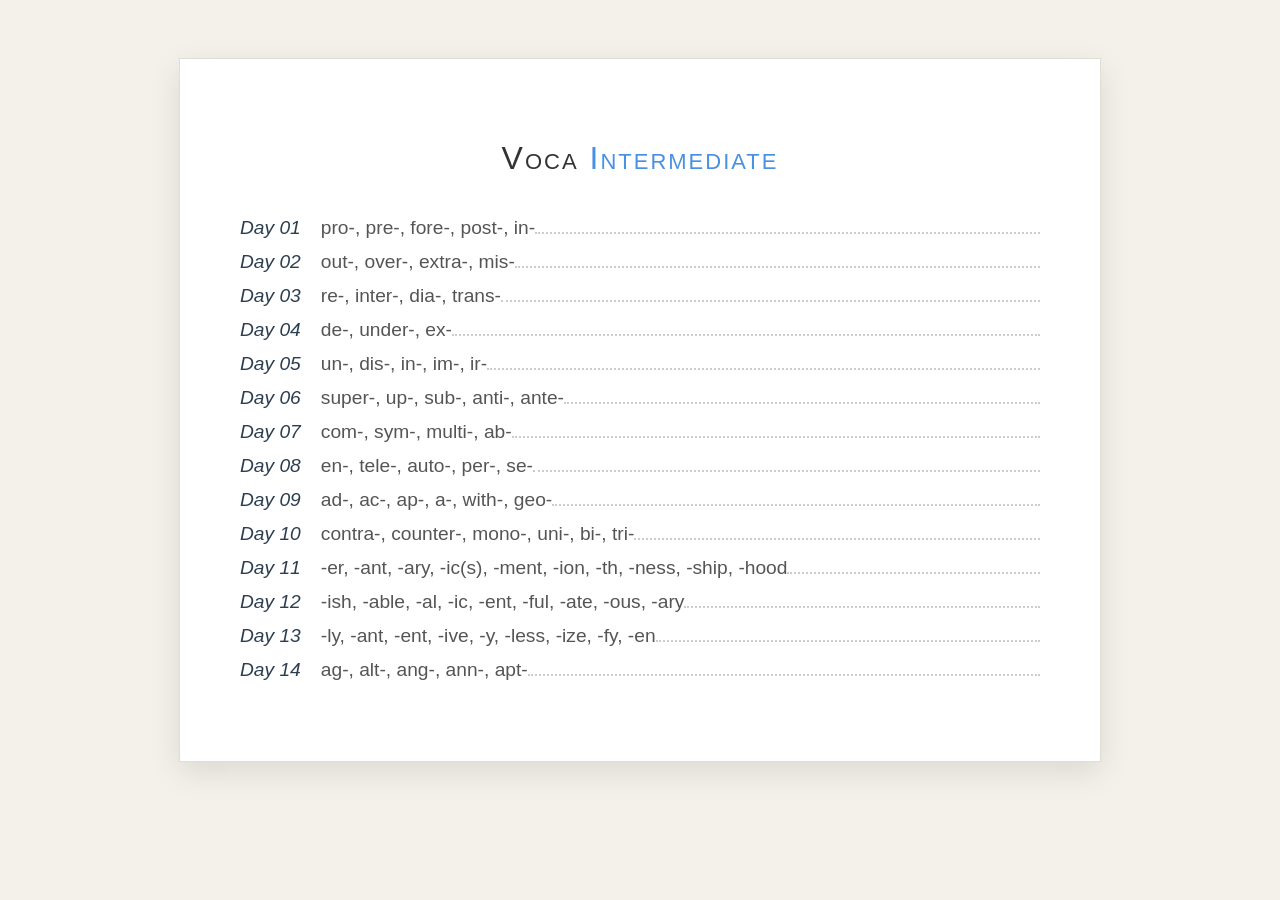
<file: index.html>
<!DOCTYPE html>
<html lang="en">

<head>
    <meta charset="UTF-8">
    <meta name="viewport" content="width=device-width, initial-scale=1.0">
    <title>Voca - Intermediate</title>
</head>
<style>
    :root {
        --primary: #4a90e2;
        --success: #2ecc71;
        --danger: #e74c3c;
        --text: #2c3e50;
    }

    /* Background styling to mimic a book page */
    body {
        background-color: #f4f1ea;
        /* Soft cream/paper color */
        display: flex;
        justify-content: center;
        padding: 50px;
    }

    .book-page {
        background: white;
        width: 100%;
        max-width: 800px;
        padding: 60px;
        box-shadow: 0 10px 30px rgba(0, 0, 0, 0.1);
        border: 1px solid #e0ddd5;
    }

    h1 {
        font-family: 'Arial', serif;
        text-align: center;
        font-weight: normal;
        font-variant: small-caps;
        letter-spacing: 2px;
        margin-bottom: 40px;
        color: #333;
    }

    .index-list {
        font-family: 'Arial', serif;
        font-size: 1.2rem;
        list-style: none;
        padding: 0;
    }

    .index-list li {
        display: flex;
        align-items: baseline;
        /* Ensures text and numbers line up on the bottom */
        margin-bottom: 12px;
    }

    .index-list li a {
        text-decoration: none;
        color: #2c3e50;
        padding-right: 10px;
        font-style: italic;
    }

    /* The Dotted Leader */
    .index-list li::after {
        content: "";
        flex-grow: 1;
        border-bottom: 2px dotted #ccc;
        height: 1px;
    }

    .index-list li span {
        padding-left: 10px;
        color: #555;
    }

    /* Hover effect for a modern touch */
    .index-list li:hover a {
        color: #a67c00;
        /* Gold accent */
    }

    .level {
        color: var(--primary)
    }
</style>

<body>
    <div class="book-page">
        <div class="index-wrapper">
            <h1>Voca <span class="level">Intermediate</span></h1>

            <ul class="index-list">
                <li><a href="day-01.html">Day 01</a><span>pro-, pre-, fore-, post-, in-</span></li>
                <li><a href="day-02.html">Day 02</a><span>out-, over-, extra-, mis-</span></li>
                <li><a href="day-03.html">Day 03</a><span>re-, inter-, dia-, trans-</span></li>
                <li><a href="day-04.html">Day 04</a><span>de-, under-, ex-</span></li>
                <li><a href="day-05.html">Day 05</a><span>un-, dis-, in-, im-, ir-</span></li>
                <li><a href="day-06.html">Day 06</a><span>super-, up-, sub-, anti-, ante-</span></li>
                <li><a href="day-07.html">Day 07</a><span>com-, sym-, multi-, ab-</span></li>
                <li><a href="day-08.html">Day 08</a><span>en-, tele-, auto-, per-, se-</span></li>
                <li><a href="day-09.html">Day 09</a><span>ad-, ac-, ap-, a-, with-, geo-</span></li>
                <li><a href="day-10.html">Day 10</a><span>contra-, counter-, mono-, uni-, bi-, tri-</span></li>
                <li><a href="day-11.html">Day 11</a><span>-er, -ant, -ary, -ic(s), -ment, -ion, -th, -ness, -ship, -hood</span></li>
                <li><a href="day-12.html">Day 12</a><span>-ish, -able, -al, -ic, -ent, -ful, -ate, -ous, -ary</span></li>
                <li><a href="day-13.html">Day 13</a><span>-ly, -ant, -ent, -ive, -y, -less, -ize, -fy, -en</span></li>
                <li><a href="day-14.html">Day 14</a><span>ag-, alt-, ang-, ann-, apt-</span></li>
            </ul>
        </div>
    </div>
</body>

</html>
</file>
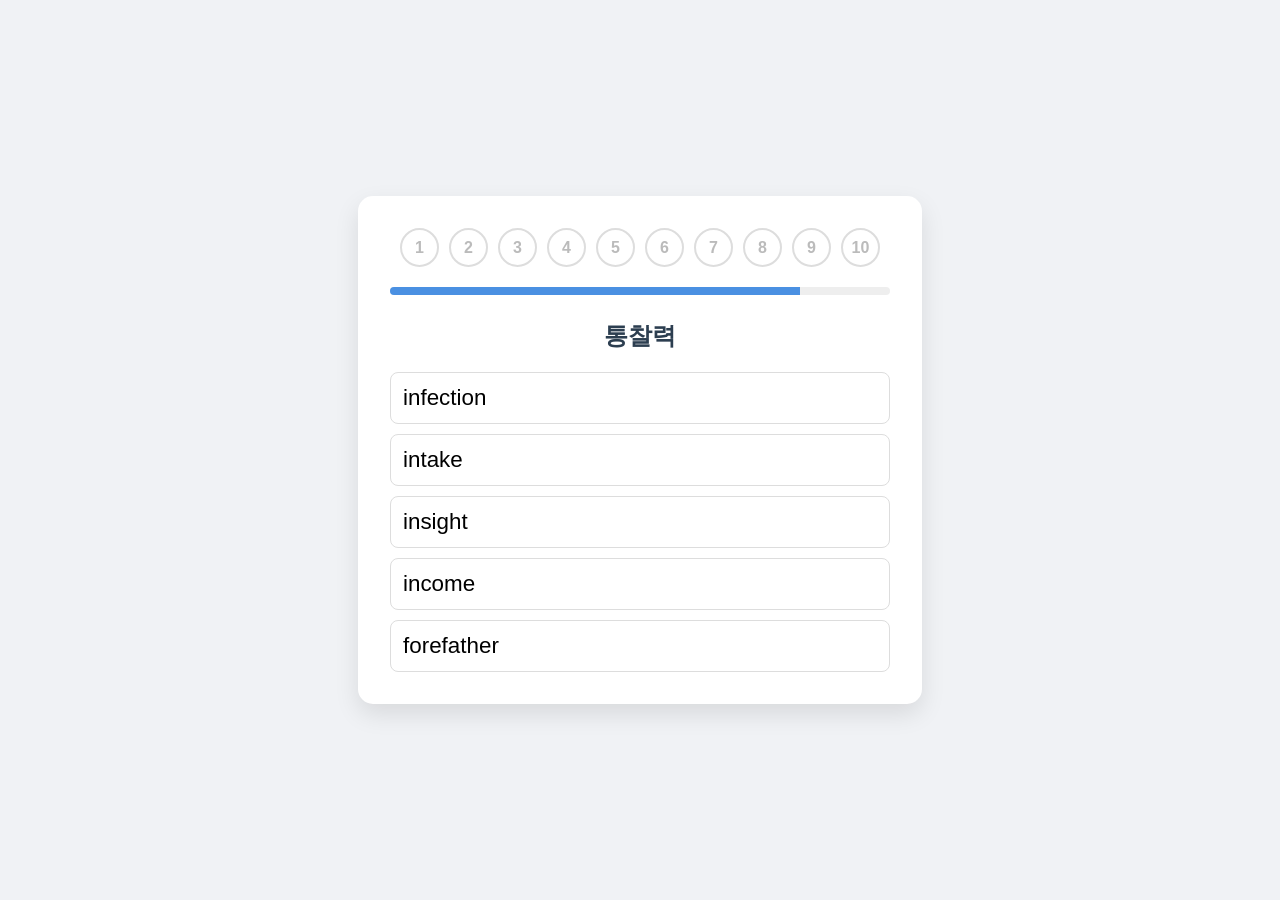
<file: day-01.html>
<!DOCTYPE html>
<html lang="en">
<head>
    <meta charset="UTF-8">
    <meta name="viewport" content="width=device-width, initial-scale=1.0">
    <title>Day 01 : pro-, pre-, fore-, post-, in-</title>
    <link rel="stylesheet" href="style.css">
</head>
<body>

<div class="quiz-container">
    <div class="score-tracker" id="tracker">
        <div class="indicator" id="ind-0">1</div>
        <div class="indicator" id="ind-1">2</div>
        <div class="indicator" id="ind-2">3</div>
        <div class="indicator" id="ind-3">4</div>
        <div class="indicator" id="ind-4">5</div>
        <div class="indicator" id="ind-5">6</div>
        <div class="indicator" id="ind-6">7</div>
        <div class="indicator" id="ind-7">8</div>
        <div class="indicator" id="ind-8">9</div>
        <div class="indicator" id="ind-9">10</div>
    </div>

    <div class="timer-bg" id="timer-box">
        <div id="timer-fill"></div>
    </div>

    <div id="quiz-screen">
        <div class="question-box">
            <h2 id="question-text">Loading...</h2>
            <div class="answer-list" id="answer-options"></div>
        </div>
    </div>

    <div id="result-screen">
        <h2>Intermediate Day <span class="day">01</span> Score</h2>
        <h1 id="final-score">0 / 5</h1>
        <button onclick="location.reload()" class="answer-btn" style="width: 100%; text-align: center; background: var(--primary); color: white; border: none;">Restart Quiz</button>
    </div>
</div>
<script type="module" src="day01.js"></script>
</body>
</html>
</file>
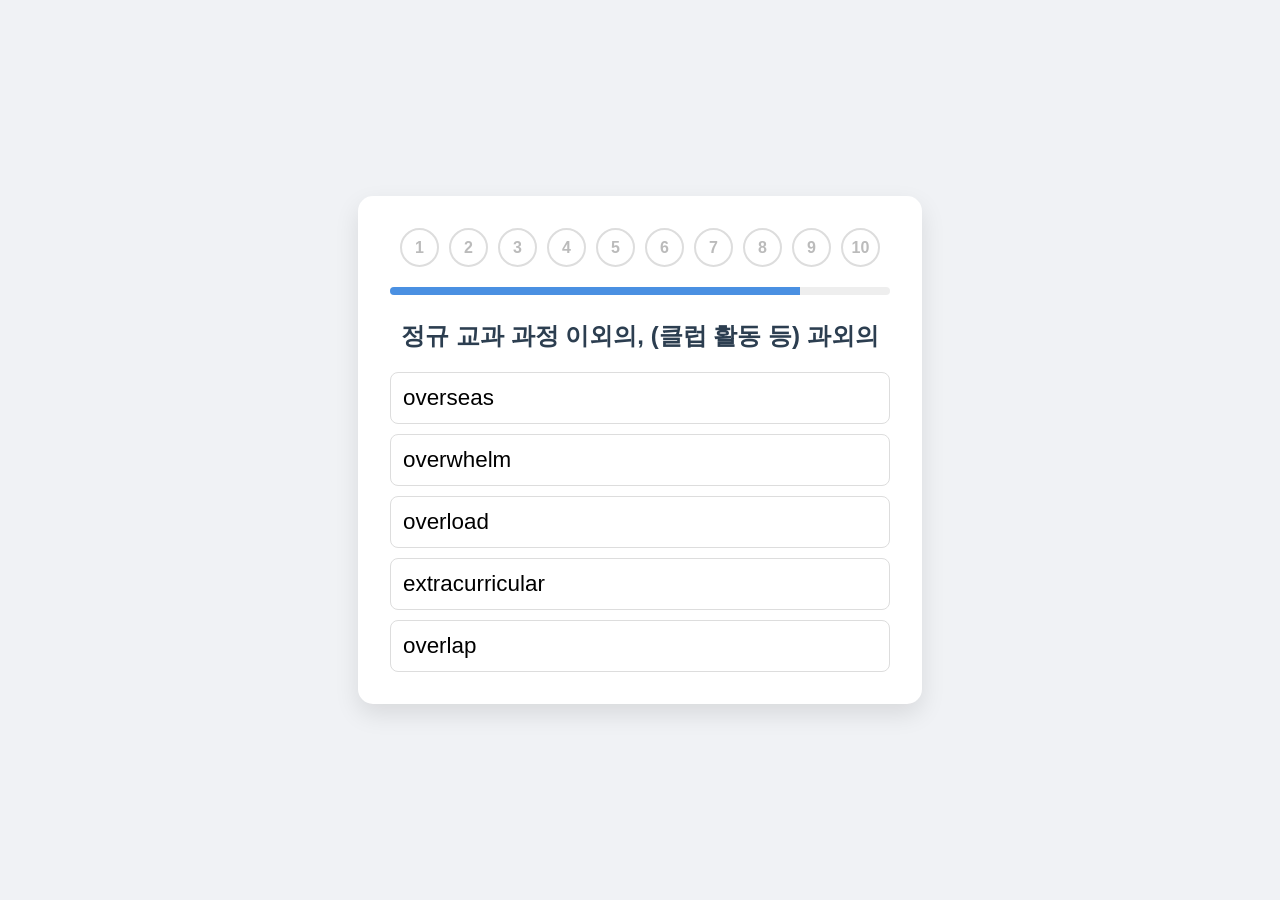
<file: day-02.html>
<!DOCTYPE html>
<html lang="en">
<head>
    <meta charset="UTF-8">
    <meta name="viewport" content="width=device-width, initial-scale=1.0">
    <title>Day 02 : out-, over-, extra-, mis-</title>
    <link rel="stylesheet" href="style.css">
</head>
<body>

<div class="quiz-container">
    <div class="score-tracker" id="tracker">
        <div class="indicator" id="ind-0">1</div>
        <div class="indicator" id="ind-1">2</div>
        <div class="indicator" id="ind-2">3</div>
        <div class="indicator" id="ind-3">4</div>
        <div class="indicator" id="ind-4">5</div>
        <div class="indicator" id="ind-5">6</div>
        <div class="indicator" id="ind-6">7</div>
        <div class="indicator" id="ind-7">8</div>
        <div class="indicator" id="ind-8">9</div>
        <div class="indicator" id="ind-9">10</div>
    </div>

    <div class="timer-bg" id="timer-box">
        <div id="timer-fill"></div>
    </div>

    <div id="quiz-screen">
        <div class="question-box">
            <h2 id="question-text">Loading...</h2>
            <div class="answer-list" id="answer-options"></div>
        </div>
    </div>

    <div id="result-screen">
        <h2>Intermediate Day <span class="day">02</span> Score</h2>
        <h1 id="final-score">0 / 5</h1>
        <button onclick="location.reload()" class="answer-btn" style="width: 100%; text-align: center; background: var(--primary); color: white; border: none;">Restart Quiz</button>
    </div>
</div>
<script type="module" src="day02.js"></script>
</body>
</html>
</file>
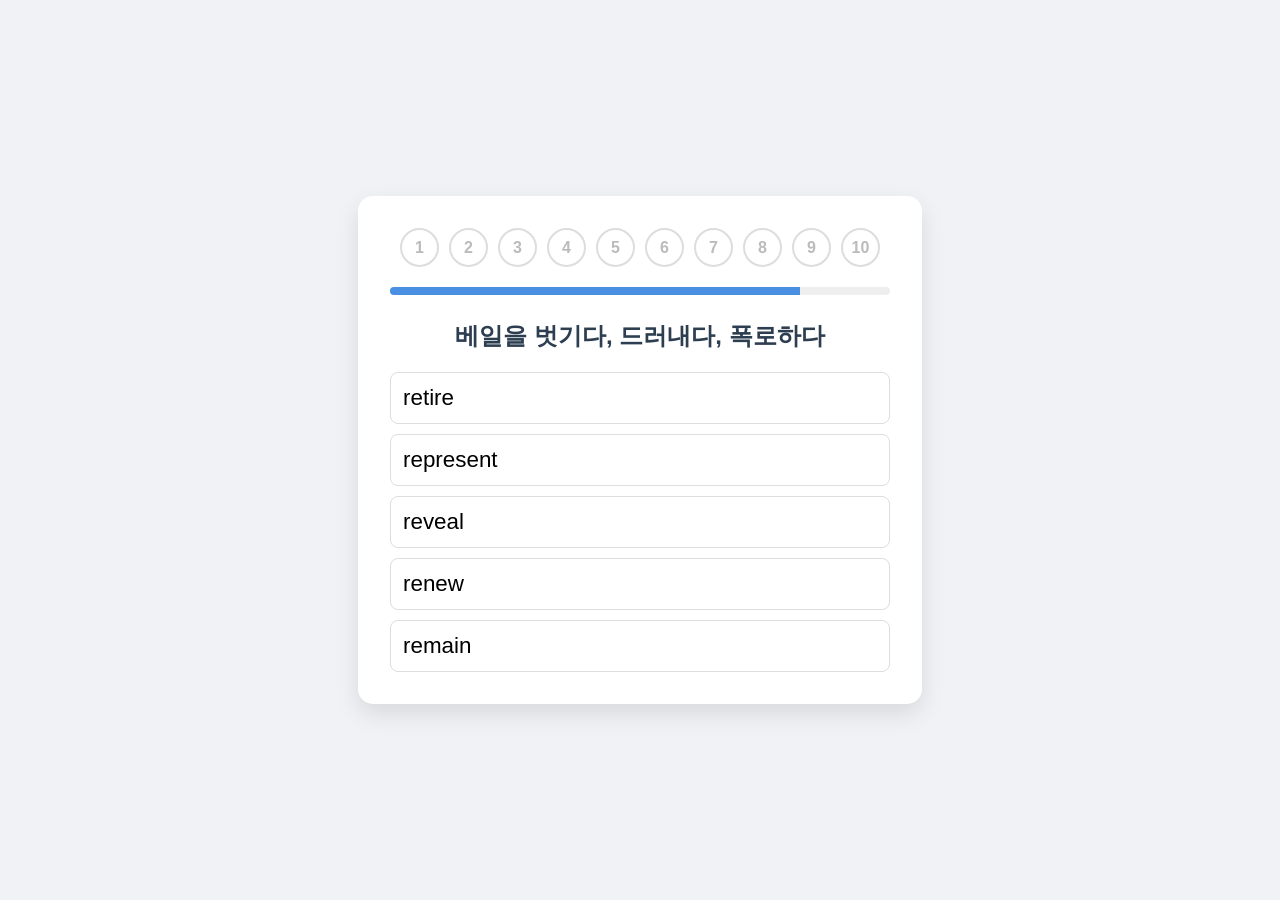
<file: day-03.html>
<!DOCTYPE html>
<html lang="en">
<head>
    <meta charset="UTF-8">
    <meta name="viewport" content="width=device-width, initial-scale=1.0">
    <title>Day 03 : re-, inter-, dia-, trans-</title>
    <link rel="stylesheet" href="style.css">
</head>
<body>

<div class="quiz-container">
    <div class="score-tracker" id="tracker">
        <div class="indicator" id="ind-0">1</div>
        <div class="indicator" id="ind-1">2</div>
        <div class="indicator" id="ind-2">3</div>
        <div class="indicator" id="ind-3">4</div>
        <div class="indicator" id="ind-4">5</div>
        <div class="indicator" id="ind-5">6</div>
        <div class="indicator" id="ind-6">7</div>
        <div class="indicator" id="ind-7">8</div>
        <div class="indicator" id="ind-8">9</div>
        <div class="indicator" id="ind-9">10</div>
    </div>

    <div class="timer-bg" id="timer-box">
        <div id="timer-fill"></div>
    </div>

    <div id="quiz-screen">
        <div class="question-box">
            <h2 id="question-text">Loading...</h2>
            <div class="answer-list" id="answer-options"></div>
        </div>
    </div>

    <div id="result-screen">
        <h2>Intermediate Day <span class="day">03</span> Score</h2>
        <h1 id="final-score">0 / 5</h1>
        <button onclick="location.reload()" class="answer-btn" style="width: 100%; text-align: center; background: var(--primary); color: white; border: none;">Restart Quiz</button>
    </div>
</div>
<script type="module" src="day03.js"></script>
</body>
</html>
</file>
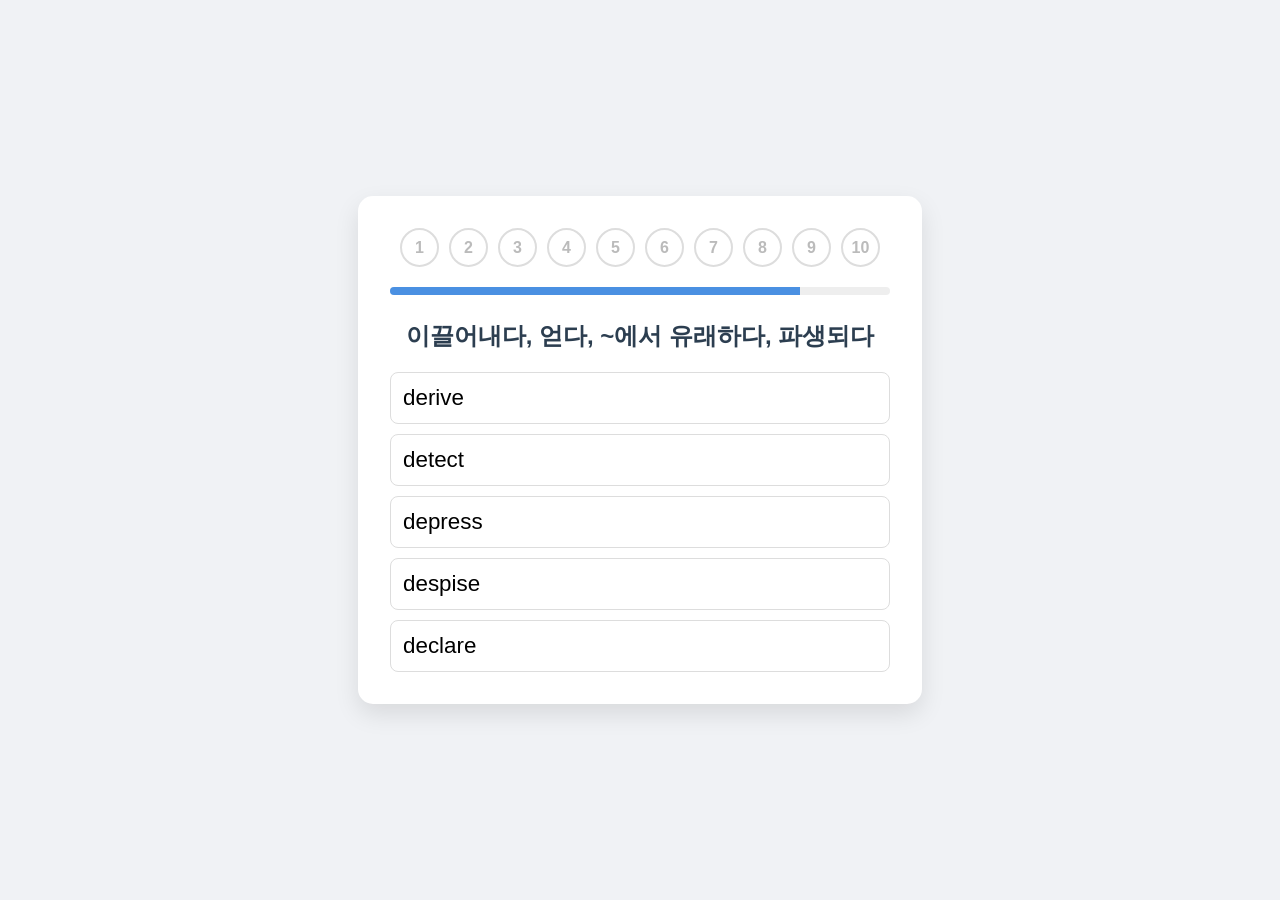
<file: day-04.html>
<!DOCTYPE html>
<html lang="en">
<head>
    <meta charset="UTF-8">
    <meta name="viewport" content="width=device-width, initial-scale=1.0">
    <title>Day 04 : de-, under-, ex-</title>
    <link rel="stylesheet" href="style.css">
</head>
<body>

<div class="quiz-container">
    <div class="score-tracker" id="tracker">
        <div class="indicator" id="ind-0">1</div>
        <div class="indicator" id="ind-1">2</div>
        <div class="indicator" id="ind-2">3</div>
        <div class="indicator" id="ind-3">4</div>
        <div class="indicator" id="ind-4">5</div>
        <div class="indicator" id="ind-5">6</div>
        <div class="indicator" id="ind-6">7</div>
        <div class="indicator" id="ind-7">8</div>
        <div class="indicator" id="ind-8">9</div>
        <div class="indicator" id="ind-9">10</div>
    </div>

    <div class="timer-bg" id="timer-box">
        <div id="timer-fill"></div>
    </div>

    <div id="quiz-screen">
        <div class="question-box">
            <h2 id="question-text">Loading...</h2>
            <div class="answer-list" id="answer-options"></div>
        </div>
    </div>

    <div id="result-screen">
        <h2>Intermediate Day <span class="day">04</span> Score</h2>
        <h1 id="final-score">0 / 5</h1>
        <button onclick="location.reload()" class="answer-btn" style="width: 100%; text-align: center; background: var(--primary); color: white; border: none;">Restart Quiz</button>
    </div>
</div>
<script type="module" src="day04.js"></script>
</body>
</html>
</file>
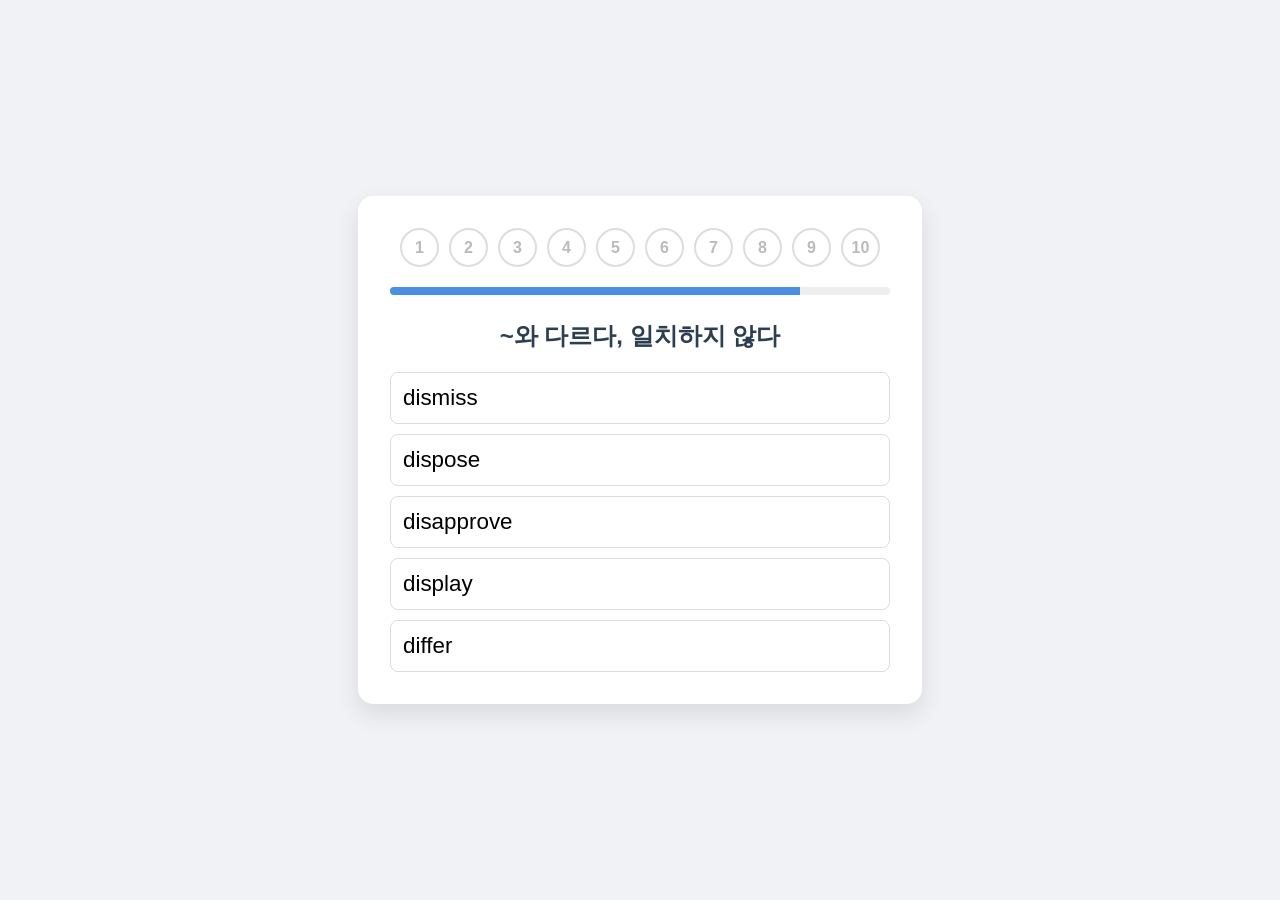
<file: day-05.html>
<!DOCTYPE html>
<html lang="en">
<head>
    <meta charset="UTF-8">
    <meta name="viewport" content="width=device-width, initial-scale=1.0">
    <title>Day 05 : un-, dis-, in-, im-, ir-</title>
    <link rel="stylesheet" href="style.css">
</head>
<body>

<div class="quiz-container">
    <div class="score-tracker" id="tracker">
        <div class="indicator" id="ind-0">1</div>
        <div class="indicator" id="ind-1">2</div>
        <div class="indicator" id="ind-2">3</div>
        <div class="indicator" id="ind-3">4</div>
        <div class="indicator" id="ind-4">5</div>
        <div class="indicator" id="ind-5">6</div>
        <div class="indicator" id="ind-6">7</div>
        <div class="indicator" id="ind-7">8</div>
        <div class="indicator" id="ind-8">9</div>
        <div class="indicator" id="ind-9">10</div>
    </div>

    <div class="timer-bg" id="timer-box">
        <div id="timer-fill"></div>
    </div>

    <div id="quiz-screen">
        <div class="question-box">
            <h2 id="question-text">Loading...</h2>
            <div class="answer-list" id="answer-options"></div>
        </div>
    </div>

    <div id="result-screen">
        <h2>Intermediate Day <span class="day">05</span> Score</h2>
        <h1 id="final-score">0 / 5</h1>
        <button onclick="location.reload()" class="answer-btn" style="width: 100%; text-align: center; background: var(--primary); color: white; border: none;">Restart Quiz</button>
    </div>
</div>
<script type="module" src="day05.js"></script>
</body>
</html>
</file>
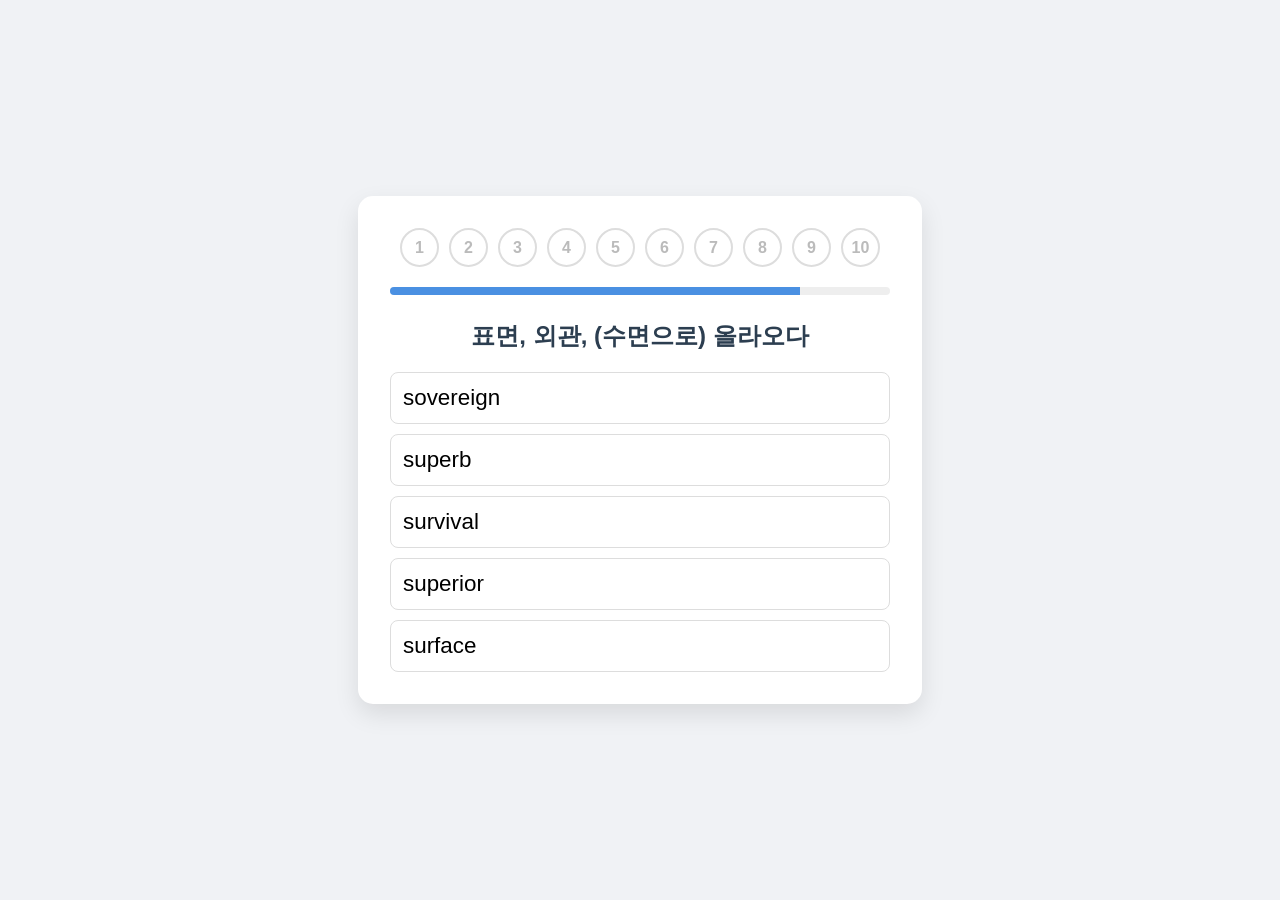
<file: day-06.html>
<!DOCTYPE html>
<html lang="en">
<head>
    <meta charset="UTF-8">
    <meta name="viewport" content="width=device-width, initial-scale=1.0">
    <title>Day 06 : super-, up-, sub-, anti-, ante-</title>
    <link rel="stylesheet" href="style.css">
</head>
<body>

<div class="quiz-container">
    <div class="score-tracker" id="tracker">
        <div class="indicator" id="ind-0">1</div>
        <div class="indicator" id="ind-1">2</div>
        <div class="indicator" id="ind-2">3</div>
        <div class="indicator" id="ind-3">4</div>
        <div class="indicator" id="ind-4">5</div>
        <div class="indicator" id="ind-5">6</div>
        <div class="indicator" id="ind-6">7</div>
        <div class="indicator" id="ind-7">8</div>
        <div class="indicator" id="ind-8">9</div>
        <div class="indicator" id="ind-9">10</div>
    </div>

    <div class="timer-bg" id="timer-box">
        <div id="timer-fill"></div>
    </div>

    <div id="quiz-screen">
        <div class="question-box">
            <h2 id="question-text">Loading...</h2>
            <div class="answer-list" id="answer-options"></div>
        </div>
    </div>

    <div id="result-screen">
        <h2>Intermediate Day <span class="day">06</span> Score</h2>
        <h1 id="final-score">0 / 5</h1>
        <button onclick="location.reload()" class="answer-btn" style="width: 100%; text-align: center; background: var(--primary); color: white; border: none;">Restart Quiz</button>
    </div>
</div>
<script type="module" src="day06.js"></script>
</body>
</html>
</file>
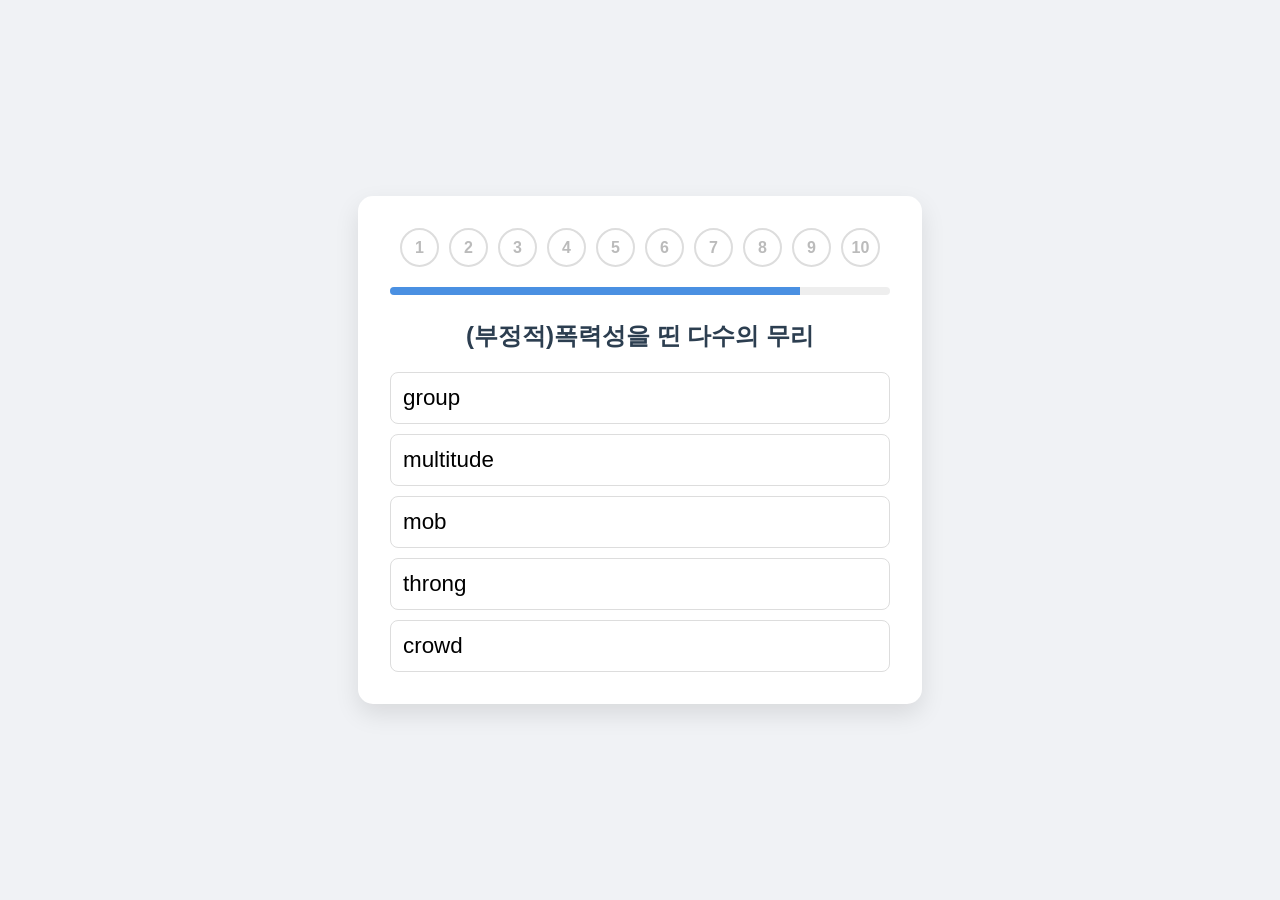
<file: day-07.html>
<!DOCTYPE html>
<html lang="en">
<head>
    <meta charset="UTF-8">
    <meta name="viewport" content="width=device-width, initial-scale=1.0">
    <title>Day 07 : com-, sym-, multi-, ab-</title>
    <link rel="stylesheet" href="style.css">
</head>
<body>

<div class="quiz-container">
    <div class="score-tracker" id="tracker">
        <div class="indicator" id="ind-0">1</div>
        <div class="indicator" id="ind-1">2</div>
        <div class="indicator" id="ind-2">3</div>
        <div class="indicator" id="ind-3">4</div>
        <div class="indicator" id="ind-4">5</div>
        <div class="indicator" id="ind-5">6</div>
        <div class="indicator" id="ind-6">7</div>
        <div class="indicator" id="ind-7">8</div>
        <div class="indicator" id="ind-8">9</div>
        <div class="indicator" id="ind-9">10</div>
    </div>

    <div class="timer-bg" id="timer-box">
        <div id="timer-fill"></div>
    </div>

    <div id="quiz-screen">
        <div class="question-box">
            <h2 id="question-text">Loading...</h2>
            <div class="answer-list" id="answer-options"></div>
        </div>
    </div>

    <div id="result-screen">
        <h2>Intermediate Day <span class="day">07</span> Score</h2>
        <h1 id="final-score">0 / 5</h1>
        <button onclick="location.reload()" class="answer-btn" style="width: 100%; text-align: center; background: var(--primary); color: white; border: none;">Restart Quiz</button>
    </div>
</div>
<script type="module" src="day07.js"></script>
</body>
</html>
</file>
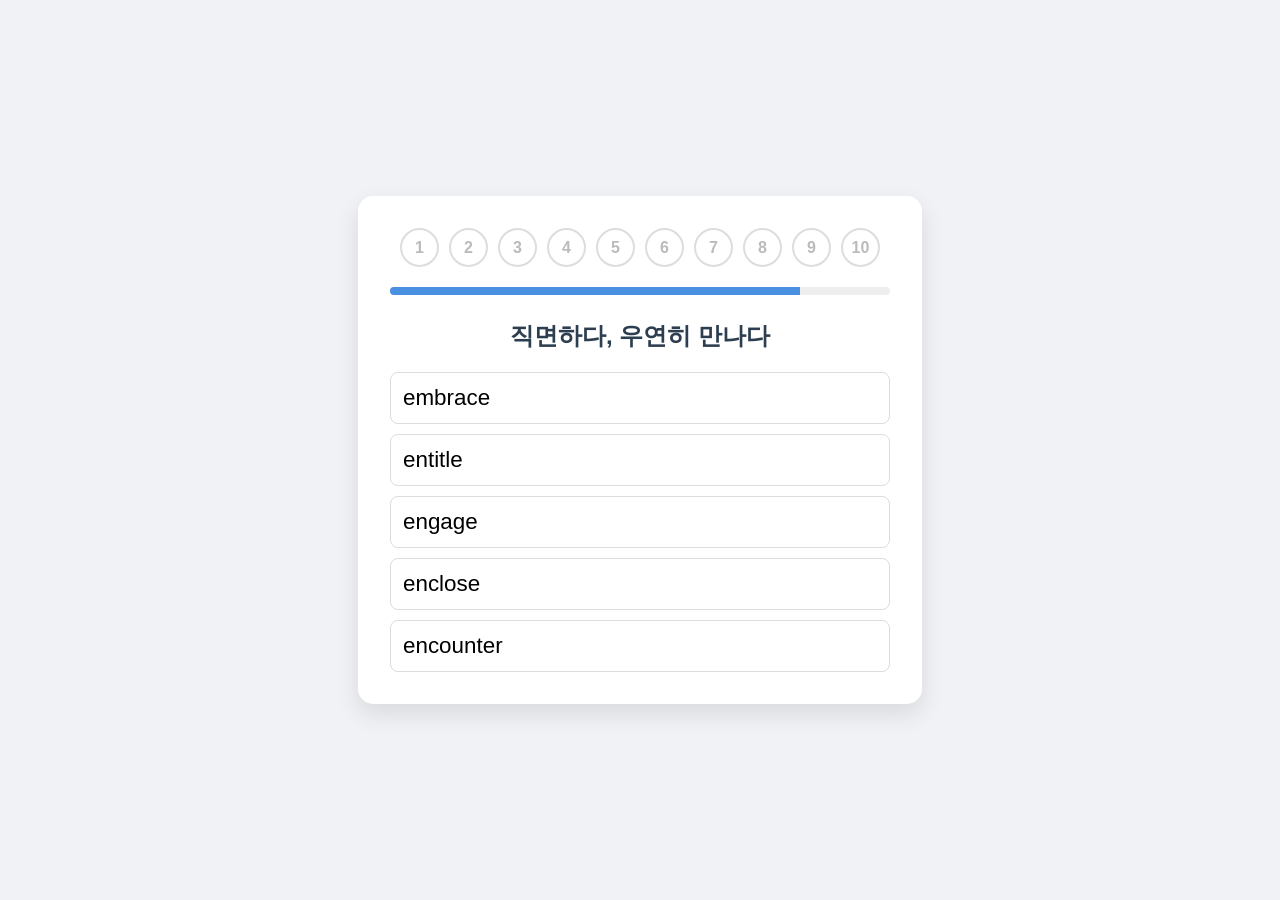
<file: day-08.html>
<!DOCTYPE html>
<html lang="en">
<head>
    <meta charset="UTF-8">
    <meta name="viewport" content="width=device-width, initial-scale=1.0">
    <title>Day 08 : en-, tele-, auto-, per-, se-</title>
    <link rel="stylesheet" href="style.css">
</head>
<body>

<div class="quiz-container">
    <div class="score-tracker" id="tracker">
        <div class="indicator" id="ind-0">1</div>
        <div class="indicator" id="ind-1">2</div>
        <div class="indicator" id="ind-2">3</div>
        <div class="indicator" id="ind-3">4</div>
        <div class="indicator" id="ind-4">5</div>
        <div class="indicator" id="ind-5">6</div>
        <div class="indicator" id="ind-6">7</div>
        <div class="indicator" id="ind-7">8</div>
        <div class="indicator" id="ind-8">9</div>
        <div class="indicator" id="ind-9">10</div>
    </div>

    <div class="timer-bg" id="timer-box">
        <div id="timer-fill"></div>
    </div>

    <div id="quiz-screen">
        <div class="question-box">
            <h2 id="question-text">Loading...</h2>
            <div class="answer-list" id="answer-options"></div>
        </div>
    </div>

    <div id="result-screen">
        <h2>Intermediate Day <span class="day">08</span> Score</h2>
        <h1 id="final-score">0 / 5</h1>
        <button onclick="location.reload()" class="answer-btn" style="width: 100%; text-align: center; background: var(--primary); color: white; border: none;">Restart Quiz</button>
    </div>
</div>
<script type="module" src="day08.js"></script>
</body>
</html>
</file>
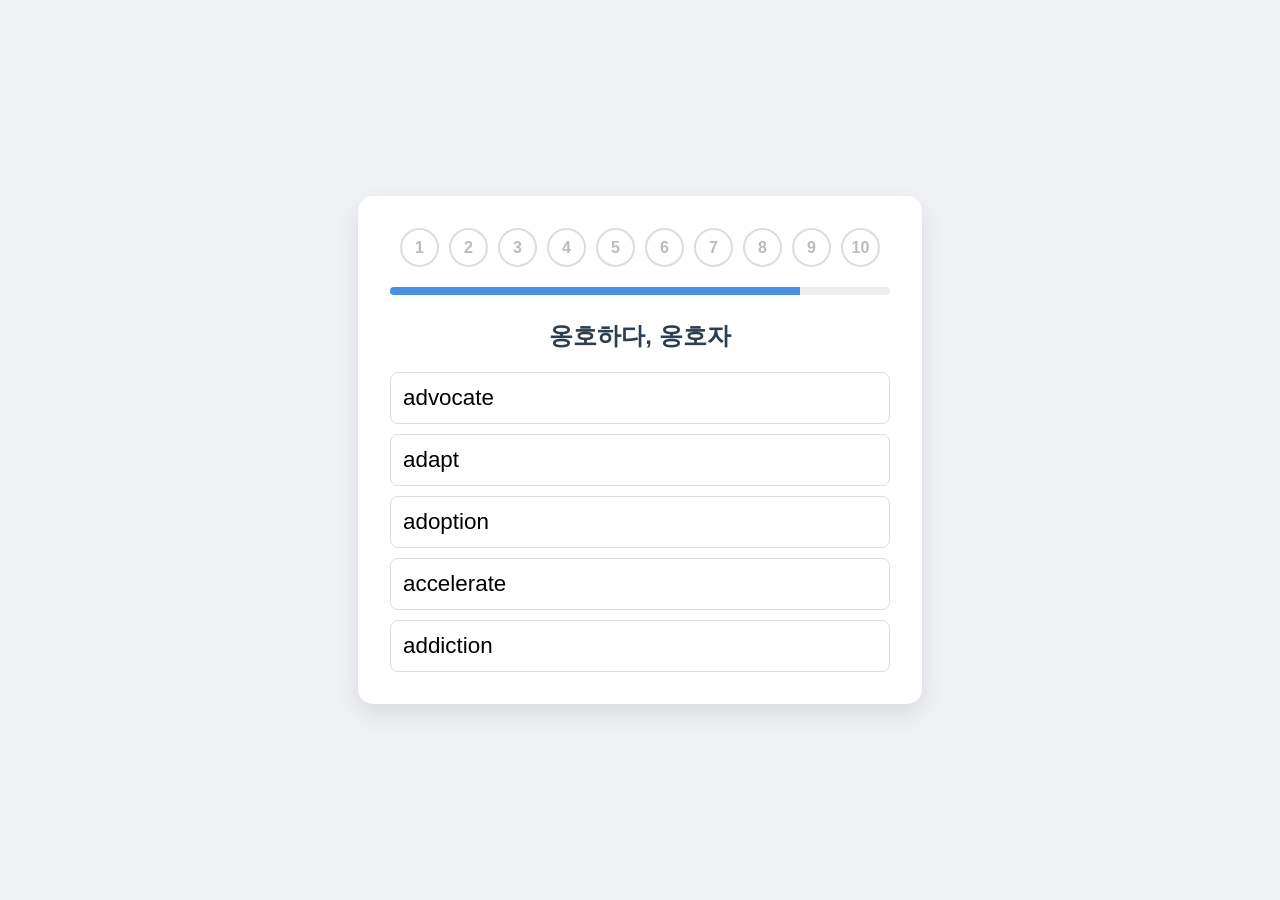
<file: day-09.html>
<!DOCTYPE html>
<html lang="en">
<head>
    <meta charset="UTF-8">
    <meta name="viewport" content="width=device-width, initial-scale=1.0">
    <title>Day 09 : ad-, ac-, ap-, a-, with-, geo-</title>
    <link rel="stylesheet" href="style.css">
</head>
<body>

<div class="quiz-container">
    <div class="score-tracker" id="tracker">
        <div class="indicator" id="ind-0">1</div>
        <div class="indicator" id="ind-1">2</div>
        <div class="indicator" id="ind-2">3</div>
        <div class="indicator" id="ind-3">4</div>
        <div class="indicator" id="ind-4">5</div>
        <div class="indicator" id="ind-5">6</div>
        <div class="indicator" id="ind-6">7</div>
        <div class="indicator" id="ind-7">8</div>
        <div class="indicator" id="ind-8">9</div>
        <div class="indicator" id="ind-9">10</div>
    </div>

    <div class="timer-bg" id="timer-box">
        <div id="timer-fill"></div>
    </div>

    <div id="quiz-screen">
        <div class="question-box">
            <h2 id="question-text">Loading...</h2>
            <div class="answer-list" id="answer-options"></div>
        </div>
    </div>

    <div id="result-screen">
        <h2>Intermediate Day <span class="day">09</span> Score</h2>
        <h1 id="final-score">0 / 5</h1>
        <button onclick="location.reload()" class="answer-btn" style="width: 100%; text-align: center; background: var(--primary); color: white; border: none;">Restart Quiz</button>
    </div>
</div>
<script type="module" src="day09.js"></script>
</body>
</html>
</file>
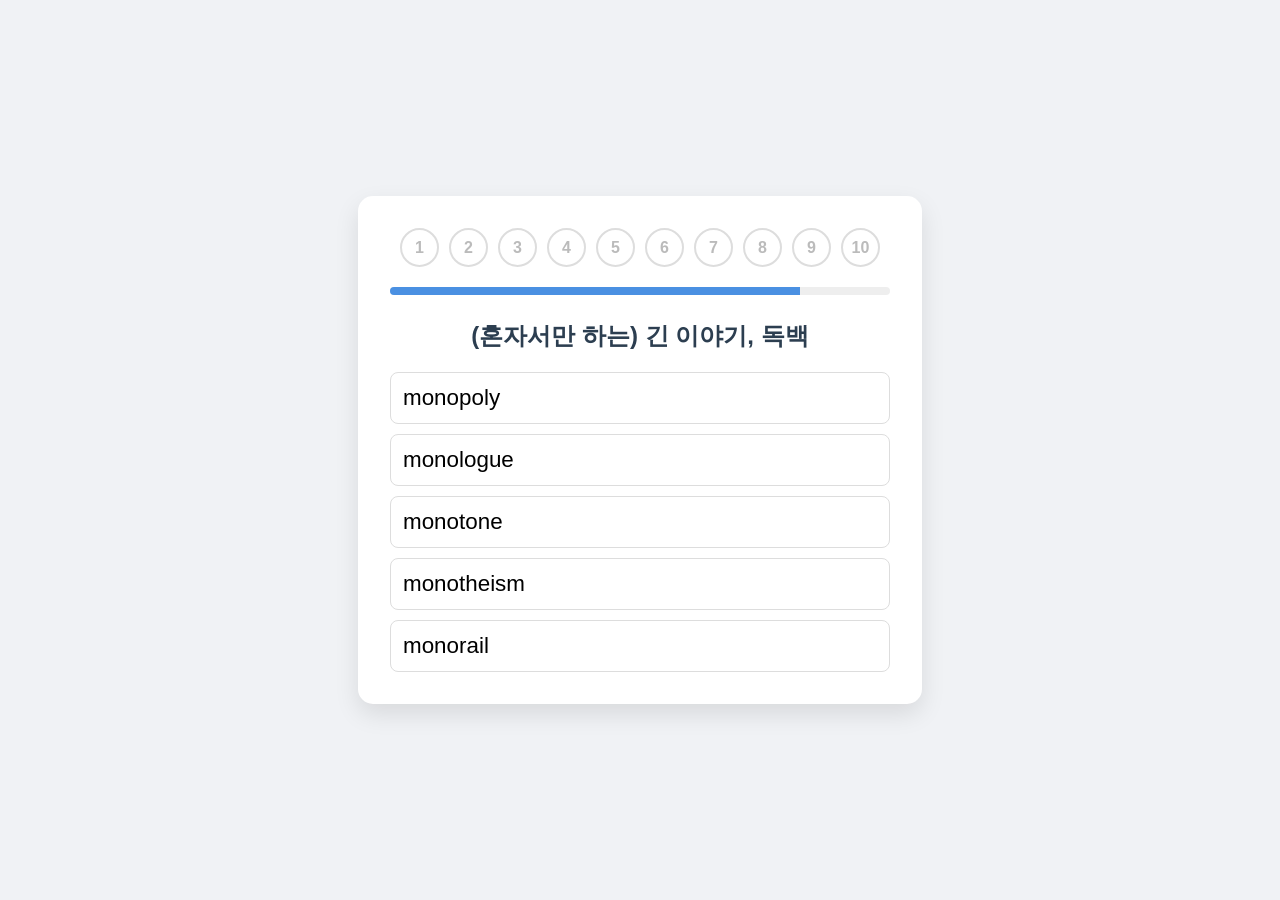
<file: day-10.html>
<!DOCTYPE html>
<html lang="en">
<head>
    <meta charset="UTF-8">
    <meta name="viewport" content="width=device-width, initial-scale=1.0">
    <title>Day 10 : contra-, counter-, mono-, uni-, bi-, tri-</title>
    <link rel="stylesheet" href="style.css">
</head>
<body>

<div class="quiz-container">
    <div class="score-tracker" id="tracker">
        <div class="indicator" id="ind-0">1</div>
        <div class="indicator" id="ind-1">2</div>
        <div class="indicator" id="ind-2">3</div>
        <div class="indicator" id="ind-3">4</div>
        <div class="indicator" id="ind-4">5</div>
        <div class="indicator" id="ind-5">6</div>
        <div class="indicator" id="ind-6">7</div>
        <div class="indicator" id="ind-7">8</div>
        <div class="indicator" id="ind-8">9</div>
        <div class="indicator" id="ind-9">10</div>
    </div>

    <div class="timer-bg" id="timer-box">
        <div id="timer-fill"></div>
    </div>

    <div id="quiz-screen">
        <div class="question-box">
            <h2 id="question-text">Loading...</h2>
            <div class="answer-list" id="answer-options"></div>
        </div>
    </div>

    <div id="result-screen">
        <h2>Intermediate Day <span class="day">10</span> Score</h2>
        <h1 id="final-score">0 / 5</h1>
        <button onclick="location.reload()" class="answer-btn" style="width: 100%; text-align: center; background: var(--primary); color: white; border: none;">Restart Quiz</button>
    </div>
</div>
<script type="module" src="day10.js"></script>
</body>
</html>
</file>
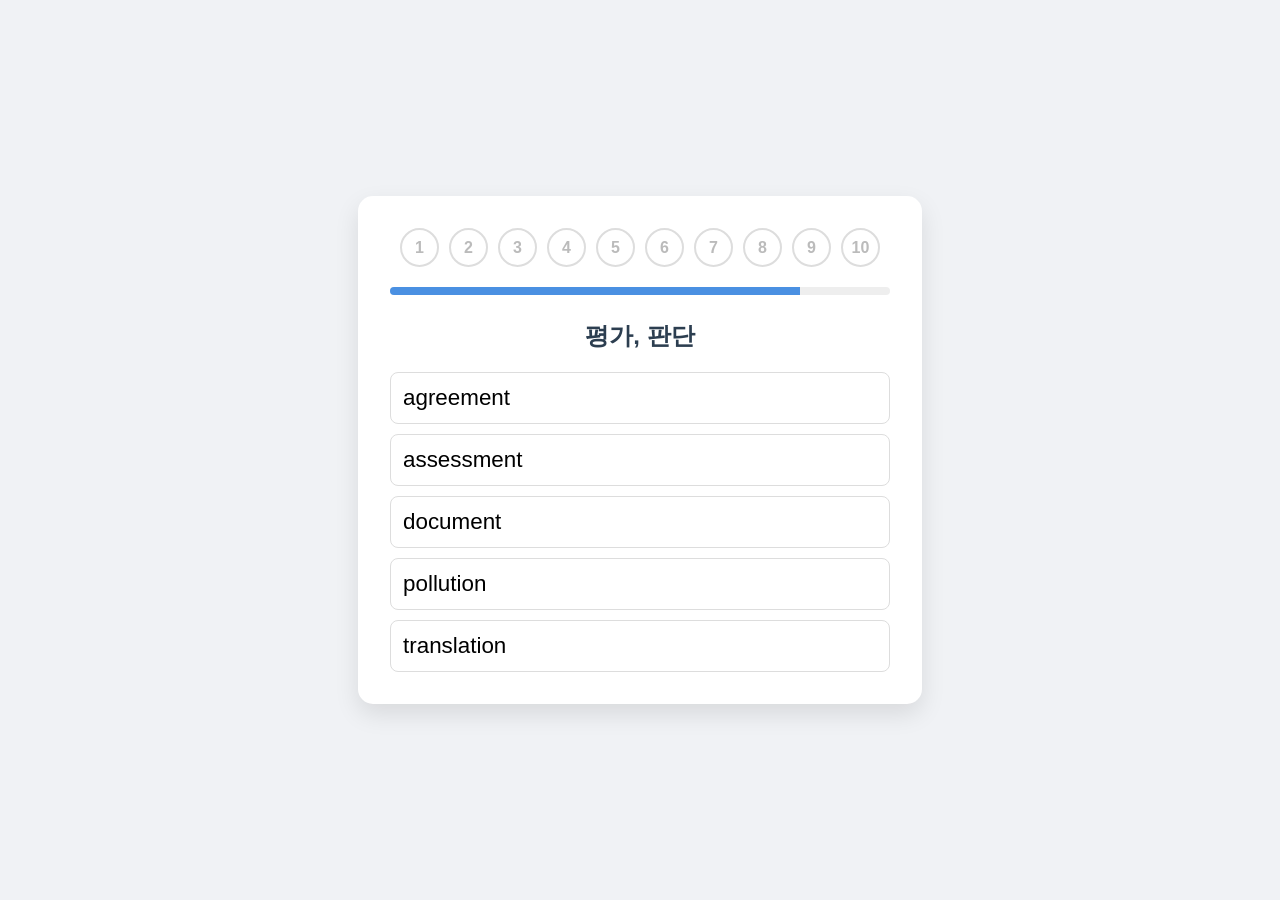
<file: day-11.html>
<!DOCTYPE html>
<html lang="en">
<head>
    <meta charset="UTF-8">
    <meta name="viewport" content="width=device-width, initial-scale=1.0">
    <title>Day 11 : noun-forming suffixes</title>
    <link rel="stylesheet" href="style.css">
</head>
<body>

<div class="quiz-container">
    <div class="score-tracker" id="tracker">
        <div class="indicator" id="ind-0">1</div>
        <div class="indicator" id="ind-1">2</div>
        <div class="indicator" id="ind-2">3</div>
        <div class="indicator" id="ind-3">4</div>
        <div class="indicator" id="ind-4">5</div>
        <div class="indicator" id="ind-5">6</div>
        <div class="indicator" id="ind-6">7</div>
        <div class="indicator" id="ind-7">8</div>
        <div class="indicator" id="ind-8">9</div>
        <div class="indicator" id="ind-9">10</div>
    </div>

    <div class="timer-bg" id="timer-box">
        <div id="timer-fill"></div>
    </div>

    <div id="quiz-screen">
        <div class="question-box">
            <h2 id="question-text">Loading...</h2>
            <div class="answer-list" id="answer-options"></div>
        </div>
    </div>

    <div id="result-screen">
        <h2>Intermediate Day <span class="day">11</span> Score</h2>
        <h1 id="final-score">0 / 5</h1>
        <button onclick="location.reload()" class="answer-btn" style="width: 100%; text-align: center; background: var(--primary); color: white; border: none;">Restart Quiz</button>
    </div>
</div>
<script type="module" src="day11.js"></script>
</body>
</html>
</file>
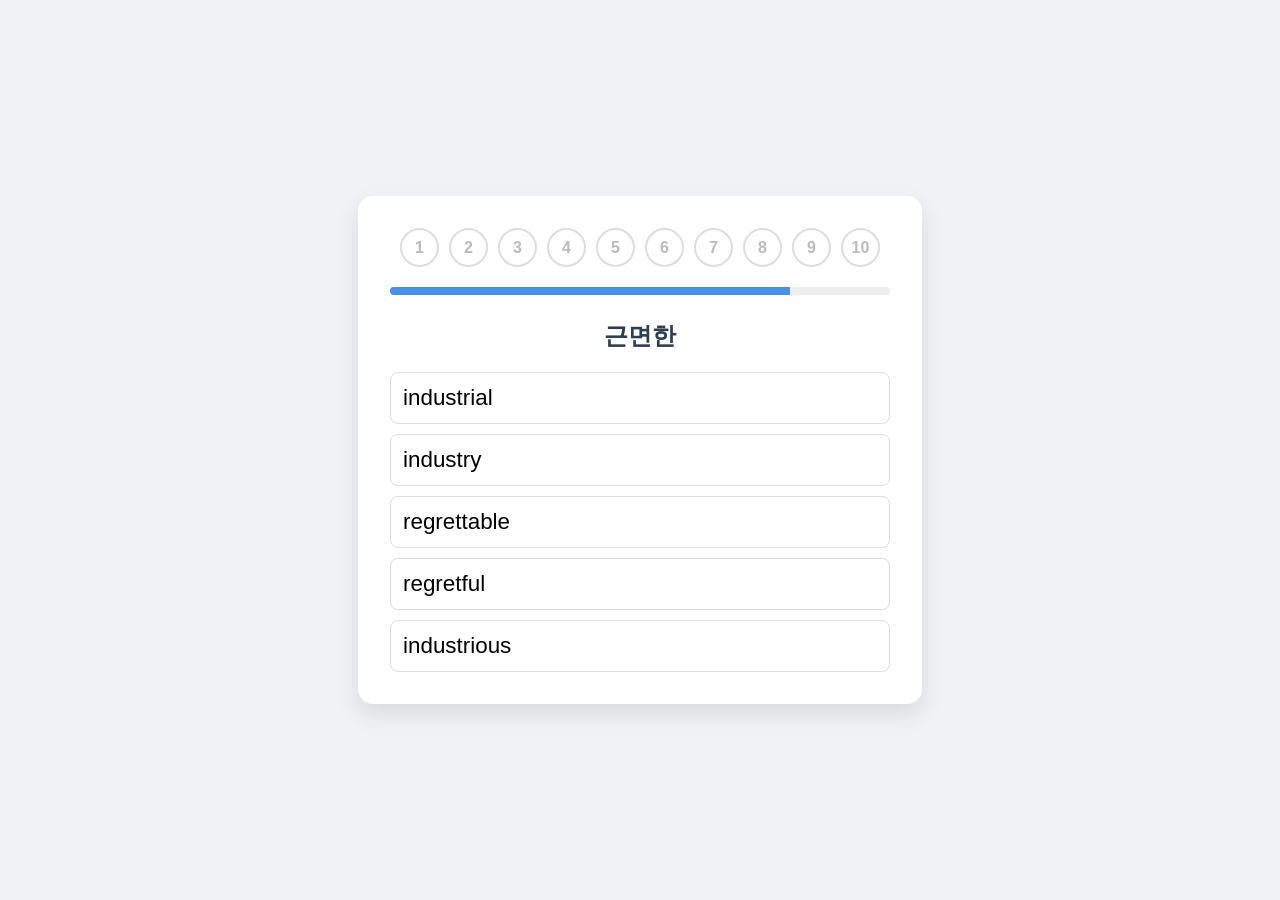
<file: day-12.html>
<!DOCTYPE html>
<html lang="en">
<head>
    <meta charset="UTF-8">
    <meta name="viewport" content="width=device-width, initial-scale=1.0">
    <title>Day 12 : adjective-forming suffixes I</title>
    <link rel="stylesheet" href="style.css">
</head>
<body>

<div class="quiz-container">
    <div class="score-tracker" id="tracker">
        <div class="indicator" id="ind-0">1</div>
        <div class="indicator" id="ind-1">2</div>
        <div class="indicator" id="ind-2">3</div>
        <div class="indicator" id="ind-3">4</div>
        <div class="indicator" id="ind-4">5</div>
        <div class="indicator" id="ind-5">6</div>
        <div class="indicator" id="ind-6">7</div>
        <div class="indicator" id="ind-7">8</div>
        <div class="indicator" id="ind-8">9</div>
        <div class="indicator" id="ind-9">10</div>
    </div>

    <div class="timer-bg" id="timer-box">
        <div id="timer-fill"></div>
    </div>

    <div id="quiz-screen">
        <div class="question-box">
            <h2 id="question-text">Loading...</h2>
            <div class="answer-list" id="answer-options"></div>
        </div>
    </div>

    <div id="result-screen">
        <h2>Intermediate Day <span class="day">12</span> Score</h2>
        <h1 id="final-score">0 / 5</h1>
        <button onclick="location.reload()" class="answer-btn" style="width: 100%; text-align: center; background: var(--primary); color: white; border: none;">Restart Quiz</button>
    </div>
</div>
<script type="module" src="day12.js"></script>
</body>
</html>
</file>
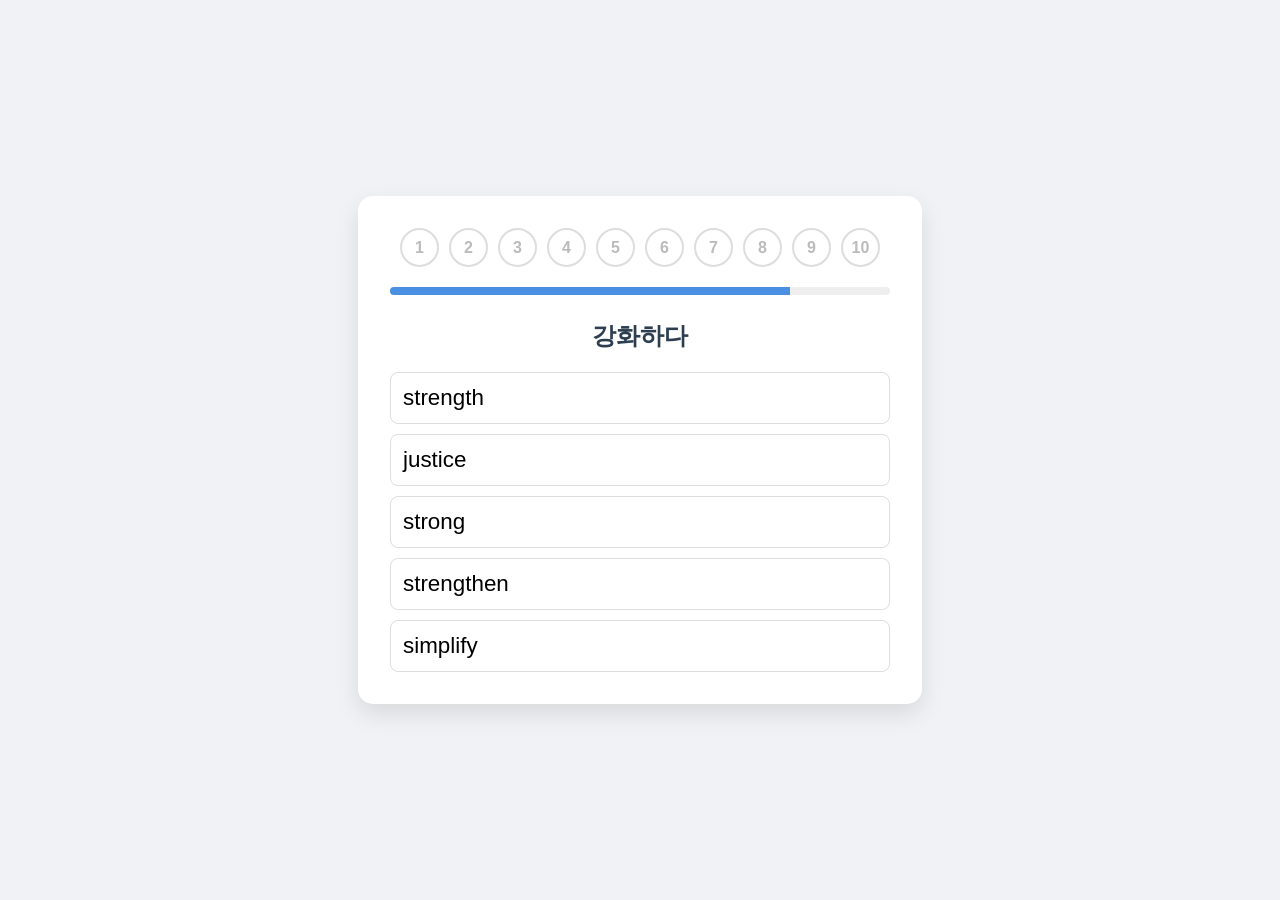
<file: day-13.html>
<!DOCTYPE html>
<html lang="en">
<head>
    <meta charset="UTF-8">
    <meta name="viewport" content="width=device-width, initial-scale=1.0">
    <title>Day 13 : adjective-forming suffixes II | verb/adverb-forming suffixes</title>
    <link rel="stylesheet" href="style.css">
</head>
<body>

<div class="quiz-container">
    <div class="score-tracker" id="tracker">
        <div class="indicator" id="ind-0">1</div>
        <div class="indicator" id="ind-1">2</div>
        <div class="indicator" id="ind-2">3</div>
        <div class="indicator" id="ind-3">4</div>
        <div class="indicator" id="ind-4">5</div>
        <div class="indicator" id="ind-5">6</div>
        <div class="indicator" id="ind-6">7</div>
        <div class="indicator" id="ind-7">8</div>
        <div class="indicator" id="ind-8">9</div>
        <div class="indicator" id="ind-9">10</div>
    </div>

    <div class="timer-bg" id="timer-box">
        <div id="timer-fill"></div>
    </div>

    <div id="quiz-screen">
        <div class="question-box">
            <h2 id="question-text">Loading...</h2>
            <div class="answer-list" id="answer-options"></div>
        </div>
    </div>

    <div id="result-screen">
        <h2>Intermediate Day <span class="day">13</span> Score</h2>
        <h1 id="final-score">0 / 5</h1>
        <button onclick="location.reload()" class="answer-btn" style="width: 100%; text-align: center; background: var(--primary); color: white; border: none;">Restart Quiz</button>
    </div>
</div>
<script type="module" src="day13.js"></script>
</body>
</html>
</file>
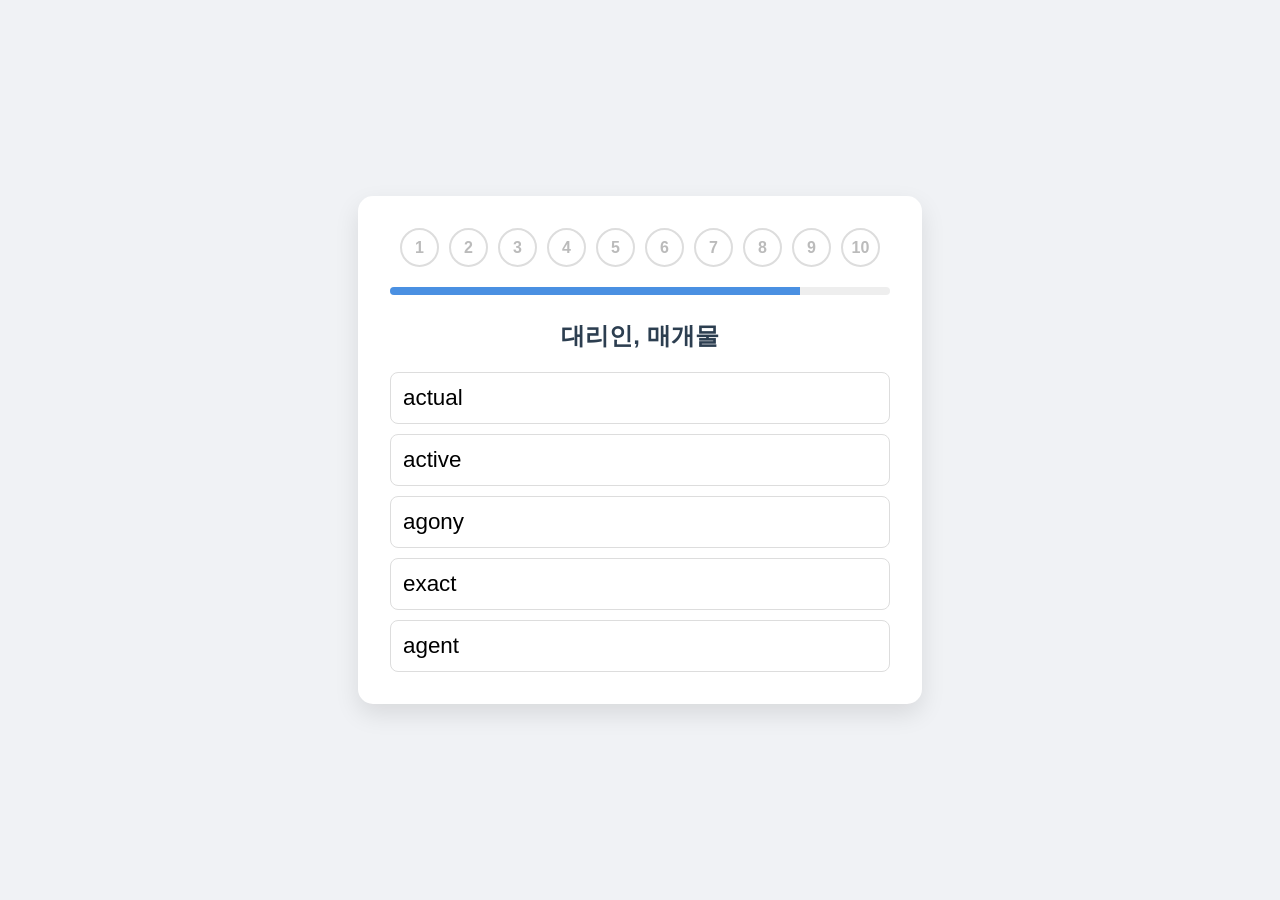
<file: day-14.html>
<!DOCTYPE html>
<html lang="en">
<head>
    <meta charset="UTF-8">
    <meta name="viewport" content="width=device-width, initial-scale=1.0">
    <title>Day 14 : ag-, alt-, alter-, ang-, ann-, apt-</title>
    <link rel="stylesheet" href="style.css">
</head>
<body>

<div class="quiz-container">
    <div class="score-tracker" id="tracker">
        <div class="indicator" id="ind-0">1</div>
        <div class="indicator" id="ind-1">2</div>
        <div class="indicator" id="ind-2">3</div>
        <div class="indicator" id="ind-3">4</div>
        <div class="indicator" id="ind-4">5</div>
        <div class="indicator" id="ind-5">6</div>
        <div class="indicator" id="ind-6">7</div>
        <div class="indicator" id="ind-7">8</div>
        <div class="indicator" id="ind-8">9</div>
        <div class="indicator" id="ind-9">10</div>
    </div>

    <div class="timer-bg" id="timer-box">
        <div id="timer-fill"></div>
    </div>

    <div id="quiz-screen">
        <div class="question-box">
            <h2 id="question-text">Loading...</h2>
            <div class="answer-list" id="answer-options"></div>
        </div>
    </div>

    <div id="result-screen">
        <h2>Intermediate Day <span class="day">14</span> Score</h2>
        <h1 id="final-score">0 / 5</h1>
        <button onclick="location.reload()" class="answer-btn" style="width: 100%; text-align: center; background: var(--primary); color: white; border: none;">Restart Quiz</button>
    </div>
</div>
<script type="module" src="day14.js"></script>
</body>
</html>
</file>
<file: style.css>
:root {
    --primary: #4a90e2;
    --success: #2ecc71;
    --danger: #e74c3c;
    --text: #2c3e50;
}

body {
    font-family: 'Segoe UI', Tahoma, Geneva, Verdana, sans-serif;
    background-color: #f0f2f5;
    display: flex;
    justify-content: center;
    align-items: center;
    min-height: 100vh;
    margin: 0;
}

.quiz-container {
    background: white;
    width: 90%;
    max-width: 500px;
    padding: 2rem;
    border-radius: 15px;
    box-shadow: 0 10px 25px rgba(0, 0, 0, 0.1);
    text-align: center;
}

/* O/X Score Tracker */
.score-tracker {
    display: flex;
    justify-content: center;
    gap: 10px;
    margin-bottom: 20px;
}

.indicator {
    width: 35px;
    height: 35px;
    border: 2px solid #ddd;
    border-radius: 50%;
    display: flex;
    align-items: center;
    justify-content: center;
    font-weight: bold;
    color: #bbb;
    transition: all 0.3s ease;
}

.indicator.correct {
    background: var(--success);
    color: white;
    border-color: var(--success);
}

.indicator.incorrect {
    background: var(--danger);
    color: white;
    border-color: var(--danger);
}

/* Timer Bar */
.timer-bg {
    width: 100%;
    height: 8px;
    background: #eee;
    border-radius: 4px;
    margin-bottom: 25px;
    overflow: hidden;
}

#timer-fill {
    width: 100%;
    height: 100%;
    background: var(--primary);
    transition: width 0.1s linear;
}

.question-box h2 {
    font-size: 1.5rem;
    color: var(--text);
    margin-bottom: 20px;
}

.answer-list {
    display: grid;
    gap: 10px;
}

.answer-btn {
    padding: 12px;
    border: 1px solid #ddd;
    border-radius: 8px;
    background: white;
    cursor: pointer;
    font-size: 1.4rem;
    text-align: left;
    transition: 0.2s;
}

.answer-btn:hover {
    background-color: #f8f9fa;
    border-color: var(--primary);
}

#result-screen {
    display: none;
}

.hidden {
    display: none;
}

.day {
    color: var(--primary)
}
</file>
